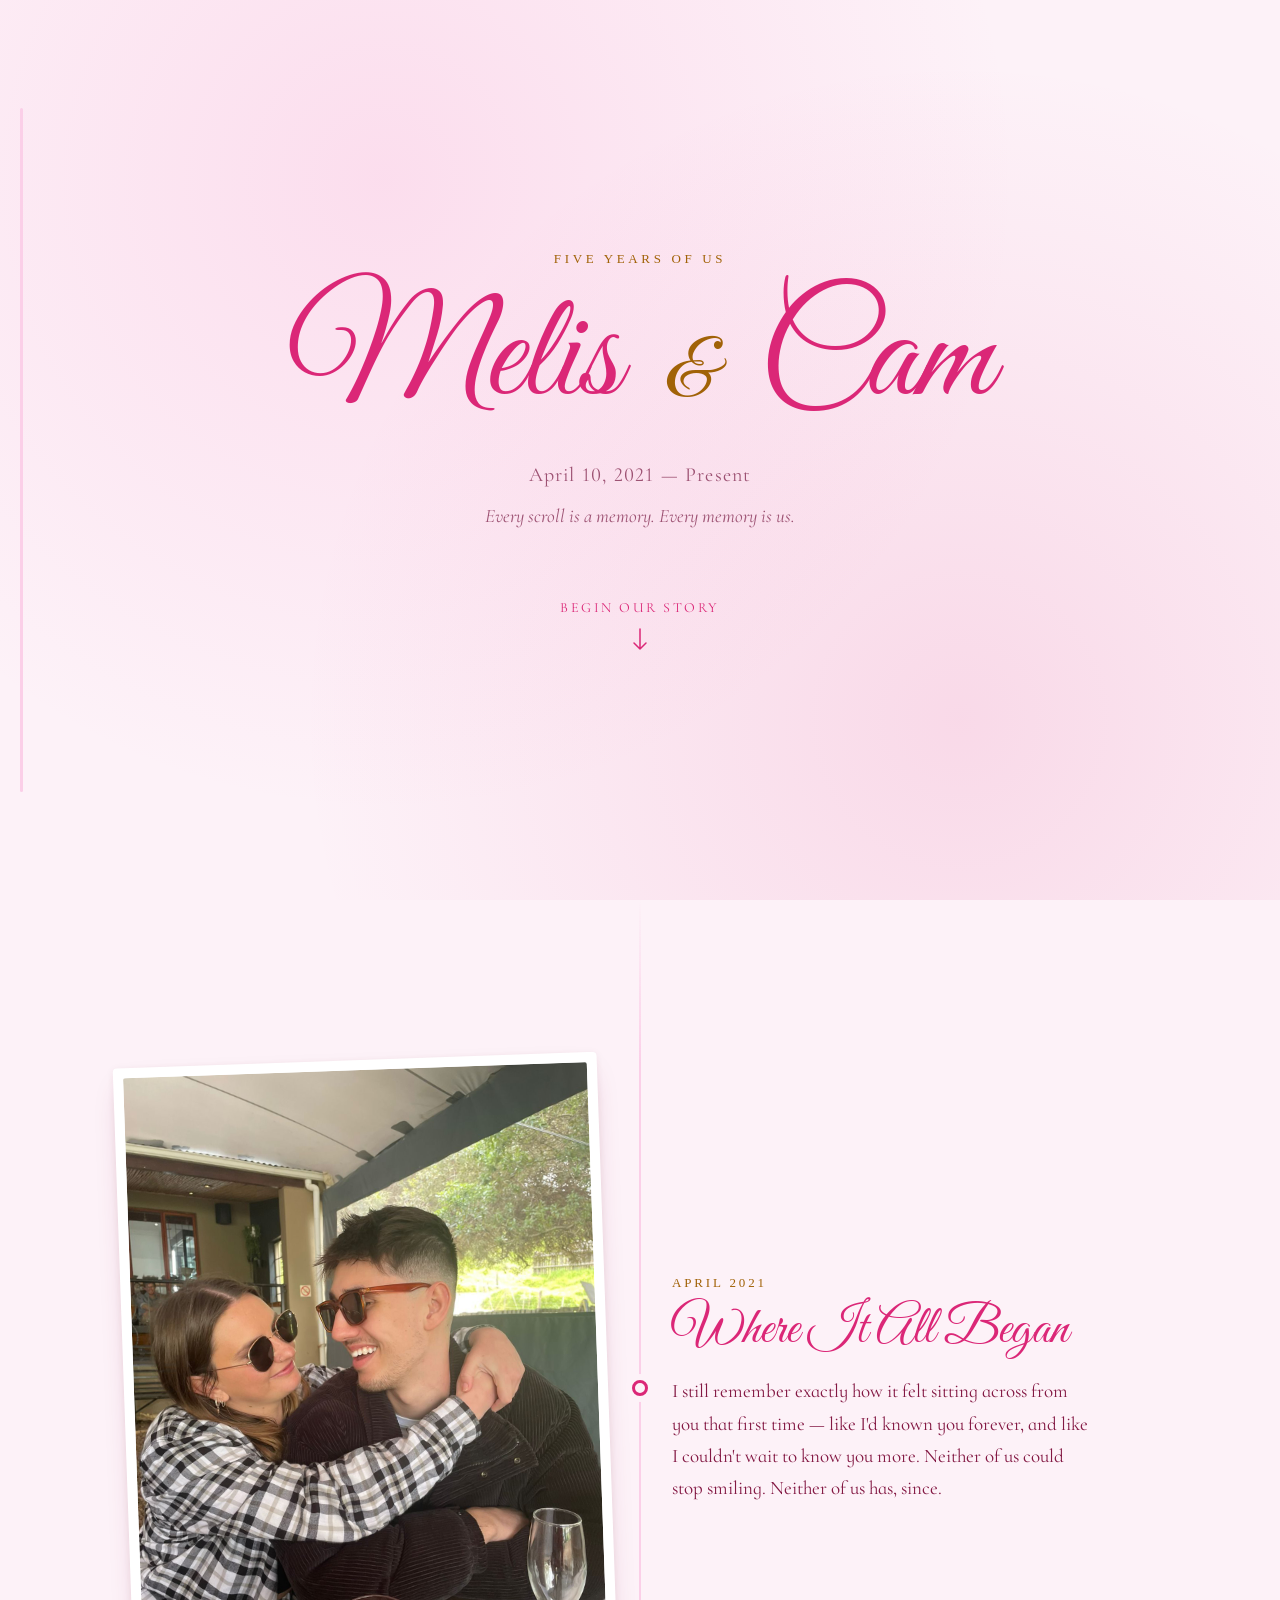
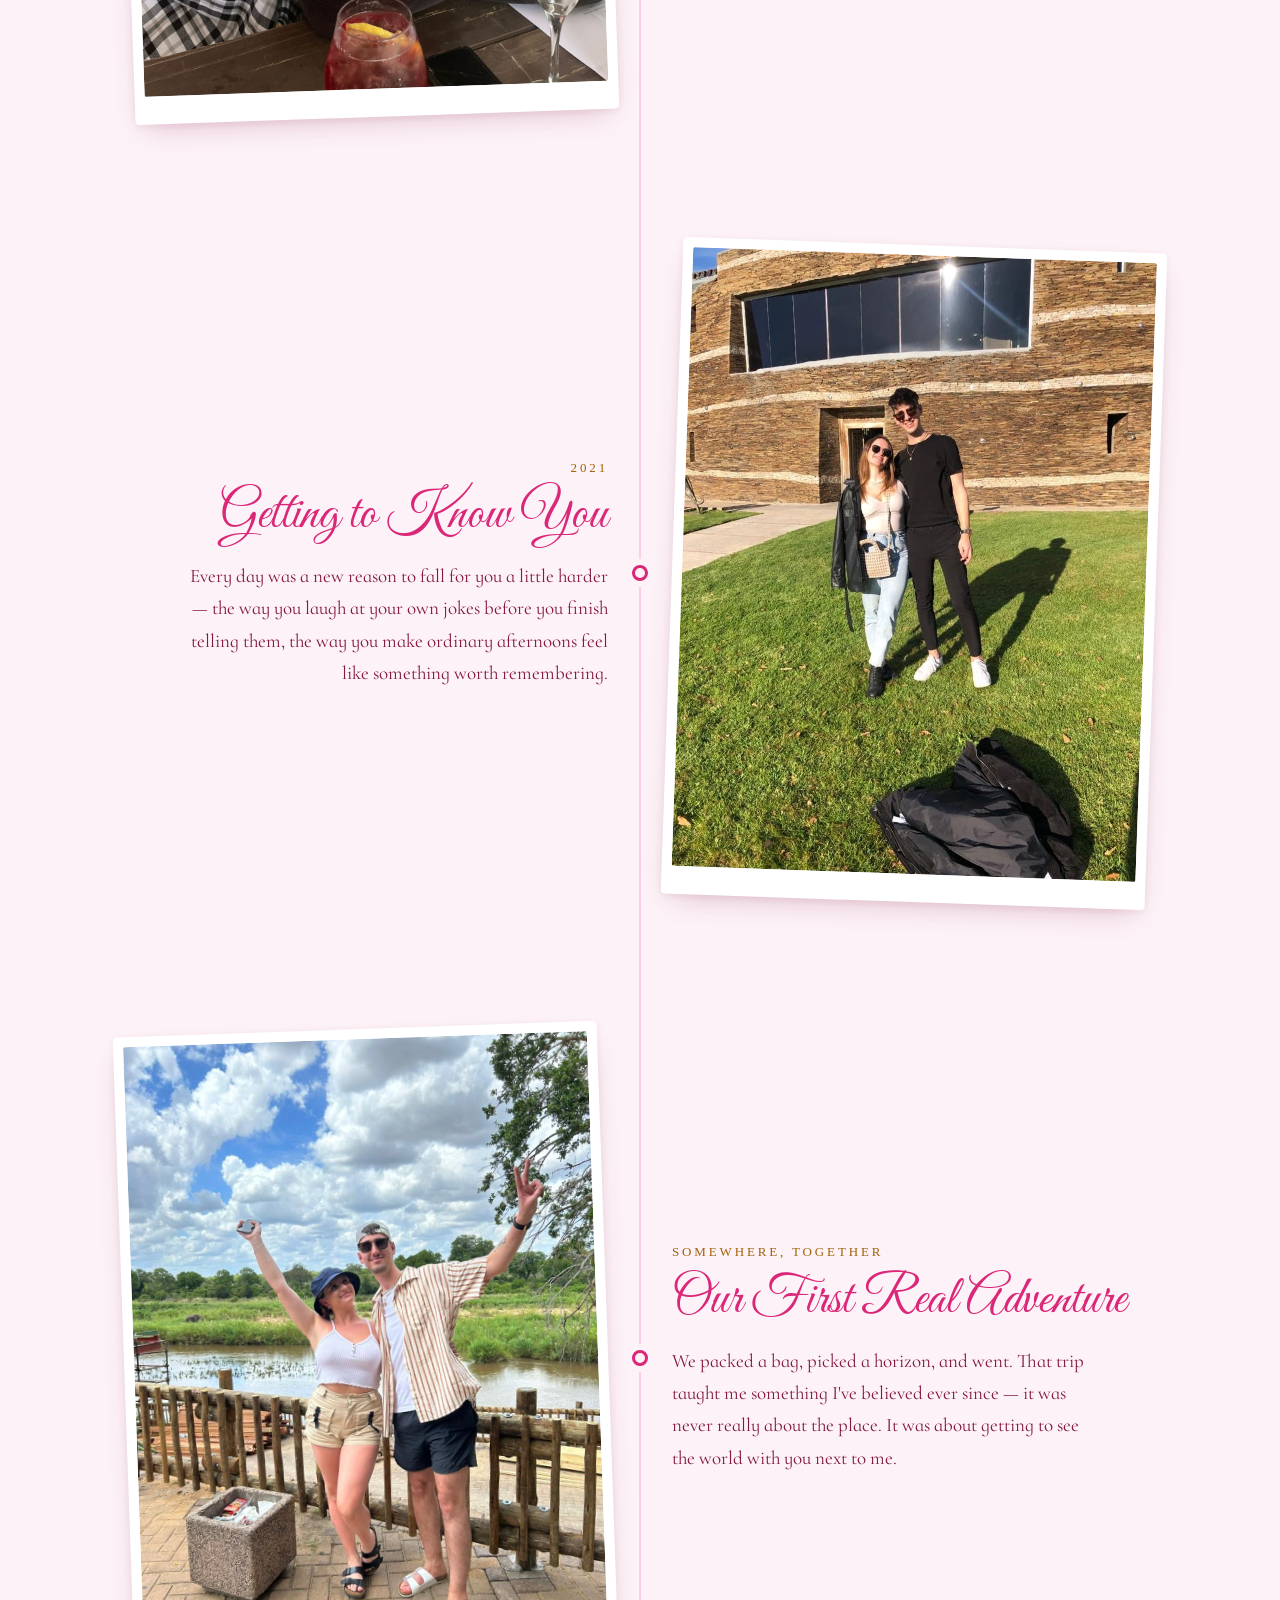
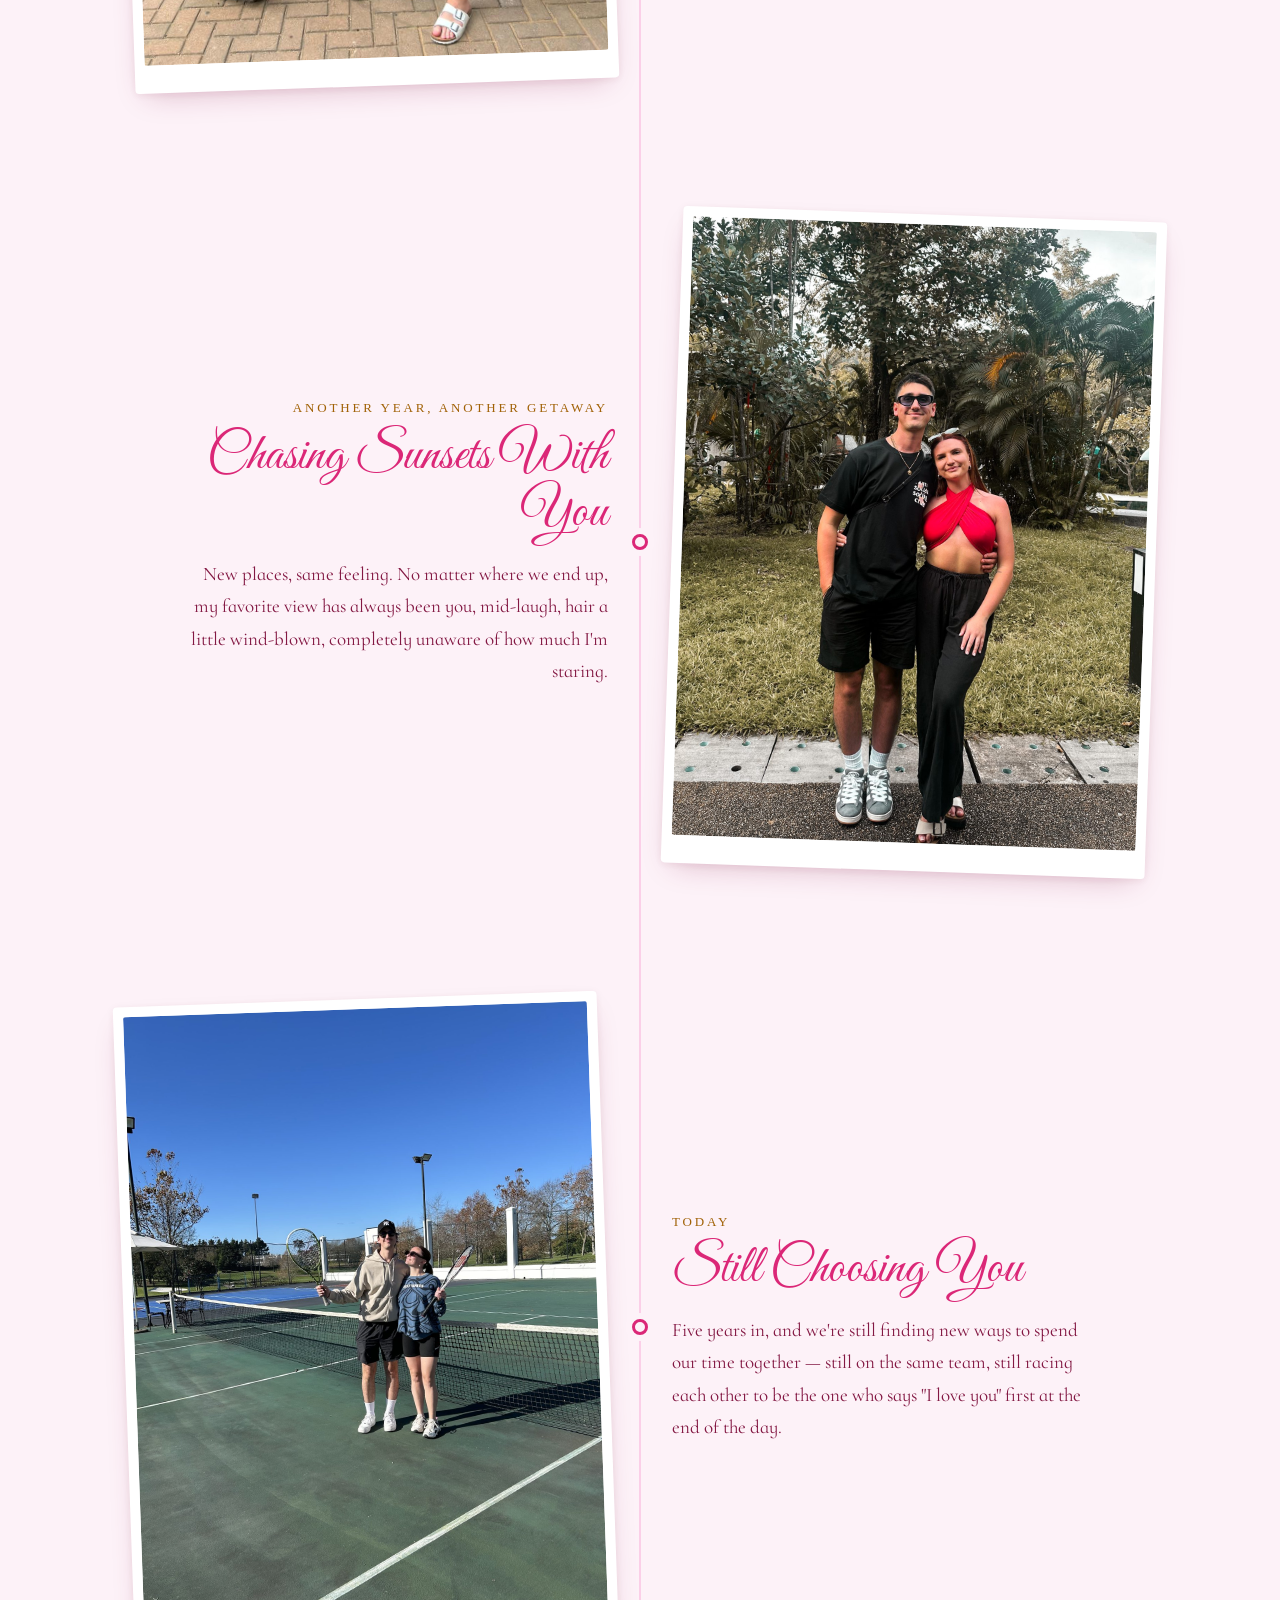
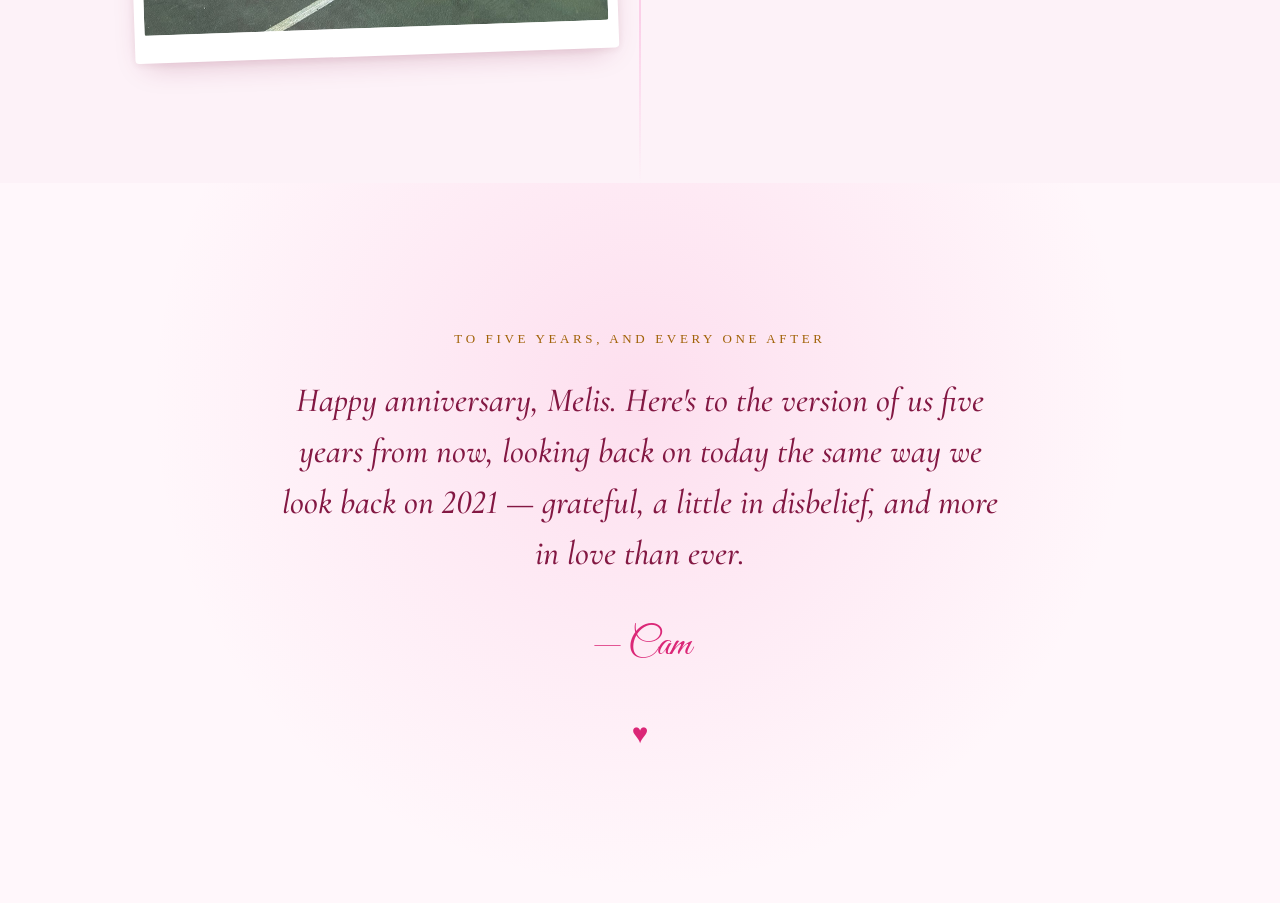
<file: anniversary/index.html>
<!doctype html>
<html lang="en">
<head>
<meta charset="UTF-8" />
<meta name="viewport" content="width=device-width, initial-scale=1" />
<title>Melis &amp; Cam — 5 Years</title>
<meta name="description" content="Five years of us." />
<meta name="robots" content="noindex, nofollow" />
<link rel="preconnect" href="https://fonts.googleapis.com" />
<link rel="preconnect" href="https://fonts.gstatic.com" crossorigin />
<link href="https://fonts.googleapis.com/css2?family=Great+Vibes&family=Cormorant+Infant:ital,wght@0,300;0,400;0,500;0,600;0,700;1,400&display=swap" rel="stylesheet" />
<link rel="stylesheet" href="style.css" />
</head>
<body>

<!-- Floating soft petals/hearts background -->
<div class="ambient" aria-hidden="true">
  <span class="drift d1">♥</span>
  <span class="drift d2">♥</span>
  <span class="drift d3">♥</span>
  <span class="drift d4">♥</span>
  <span class="drift d5">♥</span>
</div>

<!-- Scroll progress thread -->
<div class="progress-rail" aria-hidden="true">
  <div class="progress-fill" id="progressFill"></div>
</div>

<!-- HERO -->
<section class="hero">
  <p class="hero-eyebrow reveal">five years of us</p>
  <h1 class="hero-names reveal">
    <span>Melis</span>
    <span class="amp">&amp;</span>
    <span>Cam</span>
  </h1>
  <!-- EDIT ME: update the anniversary date -->
  <p class="hero-date reveal">April 10, 2021 — Present</p>
  <p class="hero-sub reveal">Every scroll is a memory. Every memory is us.</p>
  <a href="#timeline" class="scroll-cue reveal" aria-label="Scroll down to begin">
    <span>begin our story</span>
    <svg width="16" height="24" viewBox="0 0 16 24" fill="none" aria-hidden="true">
      <path d="M8 1v20M8 21l-6-6M8 21l6-6" stroke="currentColor" stroke-width="1.5" stroke-linecap="round" stroke-linejoin="round"/>
    </svg>
  </a>
</section>

<!-- TIMELINE -->
<main id="timeline" class="timeline">

  <article class="entry" data-side="left">
    <div class="entry-media reveal">
      <div class="photo-frame">
        <img src="images/01-the-beginning.jpg" alt="Melis and Cam laughing together at an outdoor café, her arm around his shoulders" loading="lazy" width="1200" height="1600" />
      </div>
    </div>
    <div class="entry-node" aria-hidden="true"></div>
    <div class="entry-content reveal">
      <!-- EDIT ME: date + copy for this memory -->
      <p class="entry-date">April 2021</p>
      <h2 class="entry-title">Where It All Began</h2>
      <p class="entry-text">
        I still remember exactly how it felt sitting across from you that first time —
        like I'd known you forever, and like I couldn't wait to know you more.
        Neither of us could stop smiling. Neither of us has, since.
      </p>
    </div>
  </article>

  <article class="entry" data-side="right">
    <div class="entry-media reveal">
      <div class="photo-frame">
        <img src="images/02-getting-closer.jpg" alt="Melis and Cam standing together in front of a stone building on a sunny day" loading="lazy" width="1200" height="1600" />
      </div>
    </div>
    <div class="entry-node" aria-hidden="true"></div>
    <div class="entry-content reveal">
      <!-- EDIT ME -->
      <p class="entry-date">2021</p>
      <h2 class="entry-title">Getting to Know You</h2>
      <p class="entry-text">
        Every day was a new reason to fall for you a little harder — the way you laugh
        at your own jokes before you finish telling them, the way you make ordinary
        afternoons feel like something worth remembering.
      </p>
    </div>
  </article>

  <article class="entry" data-side="left">
    <div class="entry-media reveal">
      <div class="photo-frame">
        <img src="images/03-adventure.jpg" alt="Melis and Cam on safari, waving with a river and clouds behind them" loading="lazy" width="960" height="1280" />
      </div>
    </div>
    <div class="entry-node" aria-hidden="true"></div>
    <div class="entry-content reveal">
      <!-- EDIT ME -->
      <p class="entry-date">Somewhere, together</p>
      <h2 class="entry-title">Our First Real Adventure</h2>
      <p class="entry-text">
        We packed a bag, picked a horizon, and went. That trip taught me something I've
        believed ever since — it was never really about the place. It was about getting
        to see the world with you next to me.
      </p>
    </div>
  </article>

  <article class="entry" data-side="right">
    <div class="entry-media reveal">
      <div class="photo-frame">
        <img src="images/04-getaway.jpg" alt="Melis and Cam smiling together in a tropical garden with palm trees" loading="lazy" width="1350" height="1800" />
      </div>
    </div>
    <div class="entry-node" aria-hidden="true"></div>
    <div class="entry-content reveal">
      <!-- EDIT ME -->
      <p class="entry-date">Another year, another getaway</p>
      <h2 class="entry-title">Chasing Sunsets With You</h2>
      <p class="entry-text">
        New places, same feeling. No matter where we end up, my favorite view has
        always been you, mid-laugh, hair a little wind-blown, completely unaware
        of how much I'm staring.
      </p>
    </div>
  </article>

  <article class="entry" data-side="left">
    <div class="entry-media reveal">
      <div class="photo-frame">
        <img src="images/05-still-us.jpg" alt="Melis and Cam on a tennis court together, rackets in hand, smiling" loading="lazy" width="1350" height="1800" />
      </div>
    </div>
    <div class="entry-node" aria-hidden="true"></div>
    <div class="entry-content reveal">
      <!-- EDIT ME -->
      <p class="entry-date">Today</p>
      <h2 class="entry-title">Still Choosing You</h2>
      <p class="entry-text">
        Five years in, and we're still finding new ways to spend our time together —
        still on the same team, still racing each other to be the one who says
        "I love you" first at the end of the day.
      </p>
    </div>
  </article>

</main>

<!-- CLOSING -->
<section class="closing">
  <p class="closing-eyebrow reveal">to five years, and every one after</p>
  <h2 class="closing-message reveal">
    <!-- EDIT ME: your closing message to her -->
    Happy anniversary, Melis. Here's to the version of us five years from now,
    looking back on today the same way we look back on 2021 — grateful,
    a little in disbelief, and more in love than ever.
  </h2>
  <p class="closing-signoff reveal">— Cam</p>
  <div class="closing-heart reveal" aria-hidden="true">♥</div>
</section>

<script src="script.js"></script>
</body>
</html>
</file>
<file: anniversary/style.css>
/* ===========================================================
   Melis & Cam — 5 Year Anniversary Timeline
   Palette + type pairing generated via ui-ux-pro-max design system
   =========================================================== */

:root {
  --color-primary: #db2777;
  --color-primary-soft: #f472b6;
  --color-accent: #a16207;
  --color-background: #fdf2f8;
  --color-background-alt: #fff7fb;
  --color-foreground: #831843;
  --color-foreground-soft: #9d5273;
  --color-muted: #f0edf4;
  --color-border: #fbcfe8;

  --font-script: "Great Vibes", cursive;
  --font-serif: "Cormorant Infant", Georgia, serif;

  --space-1: 8px;
  --space-2: 16px;
  --space-3: 24px;
  --space-4: 32px;
  --space-5: 48px;
  --space-6: 64px;
  --space-7: 96px;

  --ease-out: cubic-bezier(0.16, 1, 0.3, 1);
}

* {
  box-sizing: border-box;
}

html {
  scroll-behavior: smooth;
}

body {
  margin: 0;
  font-family: var(--font-serif);
  font-size: 19px;
  line-height: 1.7;
  color: var(--color-foreground);
  background: var(--color-background);
  overflow-x: hidden;
}

img {
  max-width: 100%;
  display: block;
}

a {
  color: inherit;
}

/* Focus visibility */
a:focus-visible,
button:focus-visible {
  outline: 2px solid var(--color-primary);
  outline-offset: 3px;
}

/* ===========================================================
   Ambient floating hearts (decorative, behind content)
   =========================================================== */

.ambient {
  position: fixed;
  inset: 0;
  pointer-events: none;
  z-index: 0;
  overflow: hidden;
}

.drift {
  position: absolute;
  bottom: -10%;
  color: var(--color-primary-soft);
  opacity: 0.18;
  font-size: 28px;
  animation: driftUp linear infinite;
}

.d1 { left: 8%;  font-size: 22px; animation-duration: 22s; animation-delay: 0s; }
.d2 { left: 22%; font-size: 34px; animation-duration: 28s; animation-delay: 4s; }
.d3 { left: 55%; font-size: 18px; animation-duration: 19s; animation-delay: 2s; }
.d4 { left: 74%; font-size: 30px; animation-duration: 26s; animation-delay: 7s; }
.d5 { left: 90%; font-size: 20px; animation-duration: 24s; animation-delay: 10s; }

@keyframes driftUp {
  from { transform: translateY(0) rotate(0deg); opacity: 0; }
  10%  { opacity: 0.18; }
  90%  { opacity: 0.18; }
  to   { transform: translateY(-115vh) rotate(12deg); opacity: 0; }
}

/* ===========================================================
   Scroll progress rail (desktop)
   =========================================================== */

.progress-rail {
  position: fixed;
  top: 12%;
  bottom: 12%;
  left: 20px;
  width: 3px;
  background: var(--color-border);
  border-radius: 3px;
  z-index: 5;
}

.progress-fill {
  width: 100%;
  height: 0%;
  background: linear-gradient(180deg, var(--color-primary), var(--color-accent));
  border-radius: 3px;
  transition: height 80ms linear;
}

@media (max-width: 900px) {
  .progress-rail { display: none; }
}

/* ===========================================================
   Hero
   =========================================================== */

.hero {
  position: relative;
  z-index: 1;
  min-height: 100dvh;
  display: flex;
  flex-direction: column;
  align-items: center;
  justify-content: center;
  text-align: center;
  padding: var(--space-4);
  background:
    radial-gradient(circle at 30% 20%, rgba(244, 114, 182, 0.16), transparent 55%),
    radial-gradient(circle at 75% 80%, rgba(219, 39, 119, 0.12), transparent 55%),
    var(--color-background);
}

.hero-eyebrow {
  text-transform: uppercase;
  letter-spacing: 0.28em;
  font-size: 13px;
  color: var(--color-accent);
  font-family: Georgia, serif;
  margin: 0 0 var(--space-2);
}

.hero-names {
  margin: 0;
  font-family: var(--font-script);
  font-weight: 400;
  font-size: clamp(64px, 15vw, 148px);
  line-height: 1;
  color: var(--color-primary);
  display: flex;
  align-items: baseline;
  gap: 0.3em;
}

.hero-names .amp {
  font-size: 0.55em;
  color: var(--color-accent);
}

.hero-date {
  margin: var(--space-3) 0 0;
  font-size: 20px;
  letter-spacing: 0.06em;
  color: var(--color-foreground-soft);
}

.hero-sub {
  margin: var(--space-1) 0 0;
  font-style: italic;
  font-size: 19px;
  color: var(--color-foreground-soft);
}

.scroll-cue {
  margin-top: var(--space-6);
  display: inline-flex;
  flex-direction: column;
  align-items: center;
  gap: var(--space-1);
  text-decoration: none;
  color: var(--color-primary);
  font-size: 14px;
  letter-spacing: 0.18em;
  text-transform: uppercase;
  cursor: pointer;
}

.scroll-cue svg {
  animation: bob 2s ease-in-out infinite;
}

@keyframes bob {
  0%, 100% { transform: translateY(0); }
  50% { transform: translateY(6px); }
}

/* ===========================================================
   Timeline
   =========================================================== */

.timeline {
  position: relative;
  z-index: 1;
  max-width: 1080px;
  margin: 0 auto;
  padding: var(--space-7) var(--space-3) var(--space-6);
}

.timeline::before {
  content: "";
  position: absolute;
  top: 0;
  bottom: 0;
  left: 50%;
  width: 2px;
  background: linear-gradient(180deg, transparent, var(--color-border) 4%, var(--color-border) 96%, transparent);
  transform: translateX(-50%);
}

.entry {
  position: relative;
  display: grid;
  grid-template-columns: 1fr 1fr;
  align-items: center;
  gap: var(--space-6);
  padding: var(--space-6) 0;
}

.entry[data-side="right"] .entry-media { order: 2; }
.entry[data-side="right"] .entry-content { order: 1; text-align: right; }
.entry[data-side="left"] .entry-content { text-align: left; }

.entry-node {
  position: absolute;
  top: 50%;
  left: 50%;
  width: 16px;
  height: 16px;
  transform: translate(-50%, -50%);
  border-radius: 50%;
  background: var(--color-background);
  border: 3px solid var(--color-primary);
  z-index: 2;
  box-shadow: 0 0 0 6px var(--color-background);
}

.photo-frame {
  background: #fff;
  padding: 10px 10px 28px;
  border-radius: 4px;
  box-shadow: 0 12px 30px -12px rgba(131, 24, 67, 0.28), 0 2px 8px rgba(131, 24, 67, 0.08);
  transition: transform 300ms var(--ease-out);
}

.entry[data-side="left"] .photo-frame { transform: rotate(-2deg); }
.entry[data-side="right"] .photo-frame { transform: rotate(2deg); }

.entry-media:hover .photo-frame {
  transform: rotate(0deg) scale(1.02);
}

.photo-frame img {
  width: 100%;
  height: auto;
  border-radius: 2px;
  aspect-ratio: 3 / 4;
  object-fit: cover;
}

.entry-date {
  margin: 0 0 var(--space-1);
  font-family: Georgia, serif;
  font-size: 13px;
  letter-spacing: 0.22em;
  text-transform: uppercase;
  color: var(--color-accent);
}

.entry-title {
  margin: 0 0 var(--space-2);
  font-family: var(--font-script);
  font-weight: 400;
  font-size: clamp(38px, 5vw, 52px);
  line-height: 1.1;
  color: var(--color-primary);
}

.entry-text {
  margin: 0;
  font-size: 19px;
  color: var(--color-foreground);
  max-width: 42ch;
}

.entry[data-side="right"] .entry-text {
  margin-left: auto;
}

/* ===========================================================
   Closing
   =========================================================== */

.closing {
  position: relative;
  z-index: 1;
  min-height: 80dvh;
  display: flex;
  flex-direction: column;
  align-items: center;
  justify-content: center;
  text-align: center;
  padding: var(--space-7) var(--space-3);
  background:
    radial-gradient(circle at 50% 30%, rgba(244, 114, 182, 0.18), transparent 60%),
    var(--color-background-alt);
}

.closing-eyebrow {
  text-transform: uppercase;
  letter-spacing: 0.28em;
  font-size: 13px;
  color: var(--color-accent);
  font-family: Georgia, serif;
  margin: 0 0 var(--space-3);
}

.closing-message {
  max-width: 720px;
  margin: 0;
  font-family: var(--font-serif);
  font-weight: 500;
  font-style: italic;
  font-size: clamp(24px, 3.4vw, 34px);
  line-height: 1.5;
  color: var(--color-foreground);
}

.closing-signoff {
  margin: var(--space-4) 0 0;
  font-family: var(--font-script);
  font-size: 40px;
  color: var(--color-primary);
}

.closing-heart {
  margin-top: var(--space-4);
  font-size: 28px;
  color: var(--color-primary);
  animation: pulse 1.8s ease-in-out infinite;
}

@keyframes pulse {
  0%, 100% { transform: scale(1); opacity: 0.85; }
  50% { transform: scale(1.18); opacity: 1; }
}

/* ===========================================================
   Scroll reveal
   =========================================================== */

.reveal {
  opacity: 0;
  transform: translateY(28px);
  transition: opacity 700ms var(--ease-out), transform 700ms var(--ease-out);
}

.reveal.in-view {
  opacity: 1;
  transform: translateY(0);
}

/* ===========================================================
   Responsive
   =========================================================== */

@media (max-width: 900px) {
  body { font-size: 17px; }

  .timeline { padding-left: var(--space-2); padding-right: var(--space-2); }

  .timeline::before { left: 20px; }

  .entry {
    grid-template-columns: 1fr;
    gap: var(--space-3);
    padding-left: var(--space-5);
    padding-right: 0;
  }

  .entry-node { left: 20px; }

  .entry[data-side="right"] .entry-media,
  .entry[data-side="right"] .entry-content,
  .entry[data-side="left"] .entry-content {
    order: initial;
    text-align: left;
  }

  .entry[data-side="right"] .entry-text,
  .entry-text {
    margin-left: 0;
  }

  .entry[data-side="left"] .photo-frame,
  .entry[data-side="right"] .photo-frame {
    transform: rotate(-1.2deg);
  }

  .photo-frame { max-width: 340px; }
}

@media (max-width: 480px) {
  .hero-names { gap: 0.15em; }
  .entry-title { font-size: 34px; }
}

/* ===========================================================
   Reduced motion
   =========================================================== */

@media (prefers-reduced-motion: reduce) {
  html { scroll-behavior: auto; }

  .drift,
  .scroll-cue svg,
  .closing-heart {
    animation: none !important;
  }

  .reveal {
    opacity: 1;
    transform: none;
    transition: none;
  }

  .photo-frame,
  .entry-media:hover .photo-frame {
    transition: none;
  }
}
</file>
